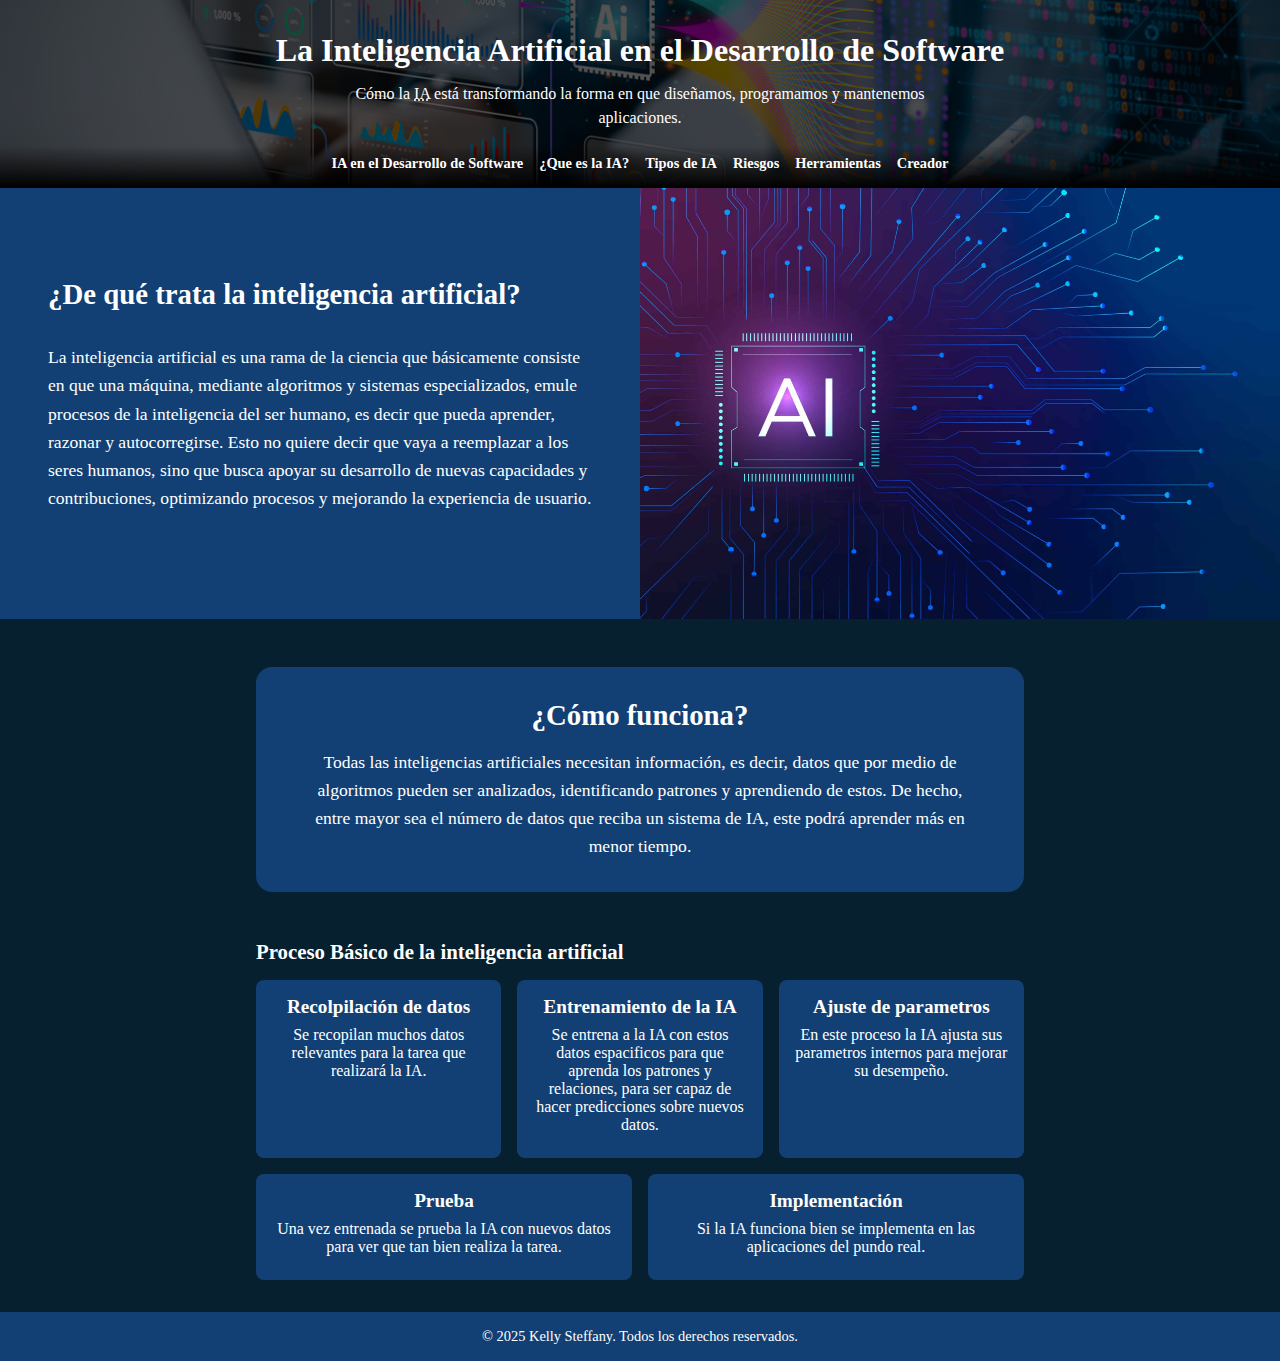
<file: Definicion.html>
<!DOCTYPE html>
<html lang="es">

<head>
  <meta charset="UTF-8">
  <meta name="viewport" content="width=device-width, initial-scale=1.0">
  <title>IA aplicada al desarrollo de software</title>
  <link rel="stylesheet" type="text/css" href="css/styles.css" href="">
</head>

<body>
  <header class="main-header">
    <div id="principalTitle">
      <h1 id="title">La Inteligencia Artificial en el Desarrollo de Software</h1>
      <p>Cómo la <abbr title="Inteligencia Artificial">IA</abbr> está transformando la forma en que diseñamos,
        programamos y mantenemos aplicaciones.</p>
    </div>
    <nav class="navbar">
      <ul>
        <li><a href="index.html">IA en el Desarrollo de Software</a></li>
        <li><a href="Definicion.html">¿Que es la IA?</a></li>
        <li><a href="TiposIA.html">Tipos de IA</a></li>
        <li><a href="Riesgos.html">Riesgos</a></li>
        <li><a href="Herramientas.html">Herramientas</a></li>
        <li><a href="Reseña.html">Creador</a></li>
      </ul>
    </nav>
  </header>

  <div class="post-B">
    <div class="lado-derecho">
      <h3>¿De qué trata la inteligencia artificial?</h3>
      <p>
        La inteligencia artificial es una rama de la ciencia que básicamente consiste en que una máquina, mediante
        algoritmos y sistemas especializados, emule procesos de la inteligencia del ser humano, es decir que pueda
        aprender, razonar y autocorregirse. Esto no quiere decir que vaya a reemplazar a los seres humanos, sino que
        busca apoyar su desarrollo de nuevas capacidades y contribuciones, optimizando procesos y mejorando la
        experiencia de usuario.
      </p>
    </div>
    <div class="lado-izquierdo">
      <img src="img/img3.jpg" alt="Que es la inteligencia Artificial">

    </div>
  </div>

  <div class="post-C">
    <h2>¿Cómo funciona?</h2>
    <p>
      Todas las inteligencias artificiales necesitan información, es decir, datos que por medio de algoritmos pueden ser
      analizados, identificando patrones y aprendiendo de estos. De hecho, entre mayor sea el número de datos que reciba
      un sistema de IA, este podrá aprender más en menor tiempo.
    </p>
  </div>

  <div class="post-D">
    <h3>Proceso Básico de la inteligencia artificial</h3>
    <div class="partes">
      <div class="parte">
        <h4>Recolpilación de datos</h4>
        <p>Se recopilan muchos datos relevantes para la tarea que realizará la IA.</p>
      </div>
      <div class="parte">
        <h4>Entrenamiento de la IA</h4>
        <p>Se entrena a la IA con estos datos espacificos para que aprenda los patrones y relaciones, para ser capaz de
          hacer predicciones sobre nuevos datos.</p>
      </div>
      <div class="parte">
        <h4>Ajuste de parametros</h4>
        <p>En este proceso la IA ajusta sus parametros internos para mejorar su desempeño.</p>
      </div>
      <div class="parte">
        <h4>Prueba</h4>
        <p>Una vez entrenada se prueba la IA con nuevos datos para ver que tan bien realiza la tarea.</p>
      </div>
      <div class="parte">
        <h4>Implementación</h4>
        <p>Si la IA funciona bien se implementa en las aplicaciones del pundo real.</p>
      </div>
    </div>
  </div>

  <footer class="main-footer">
    <p>&copy; 2025 Kelly Steffany. Todos los derechos reservados.</p>
  </footer>

</body>
</html>
</file>
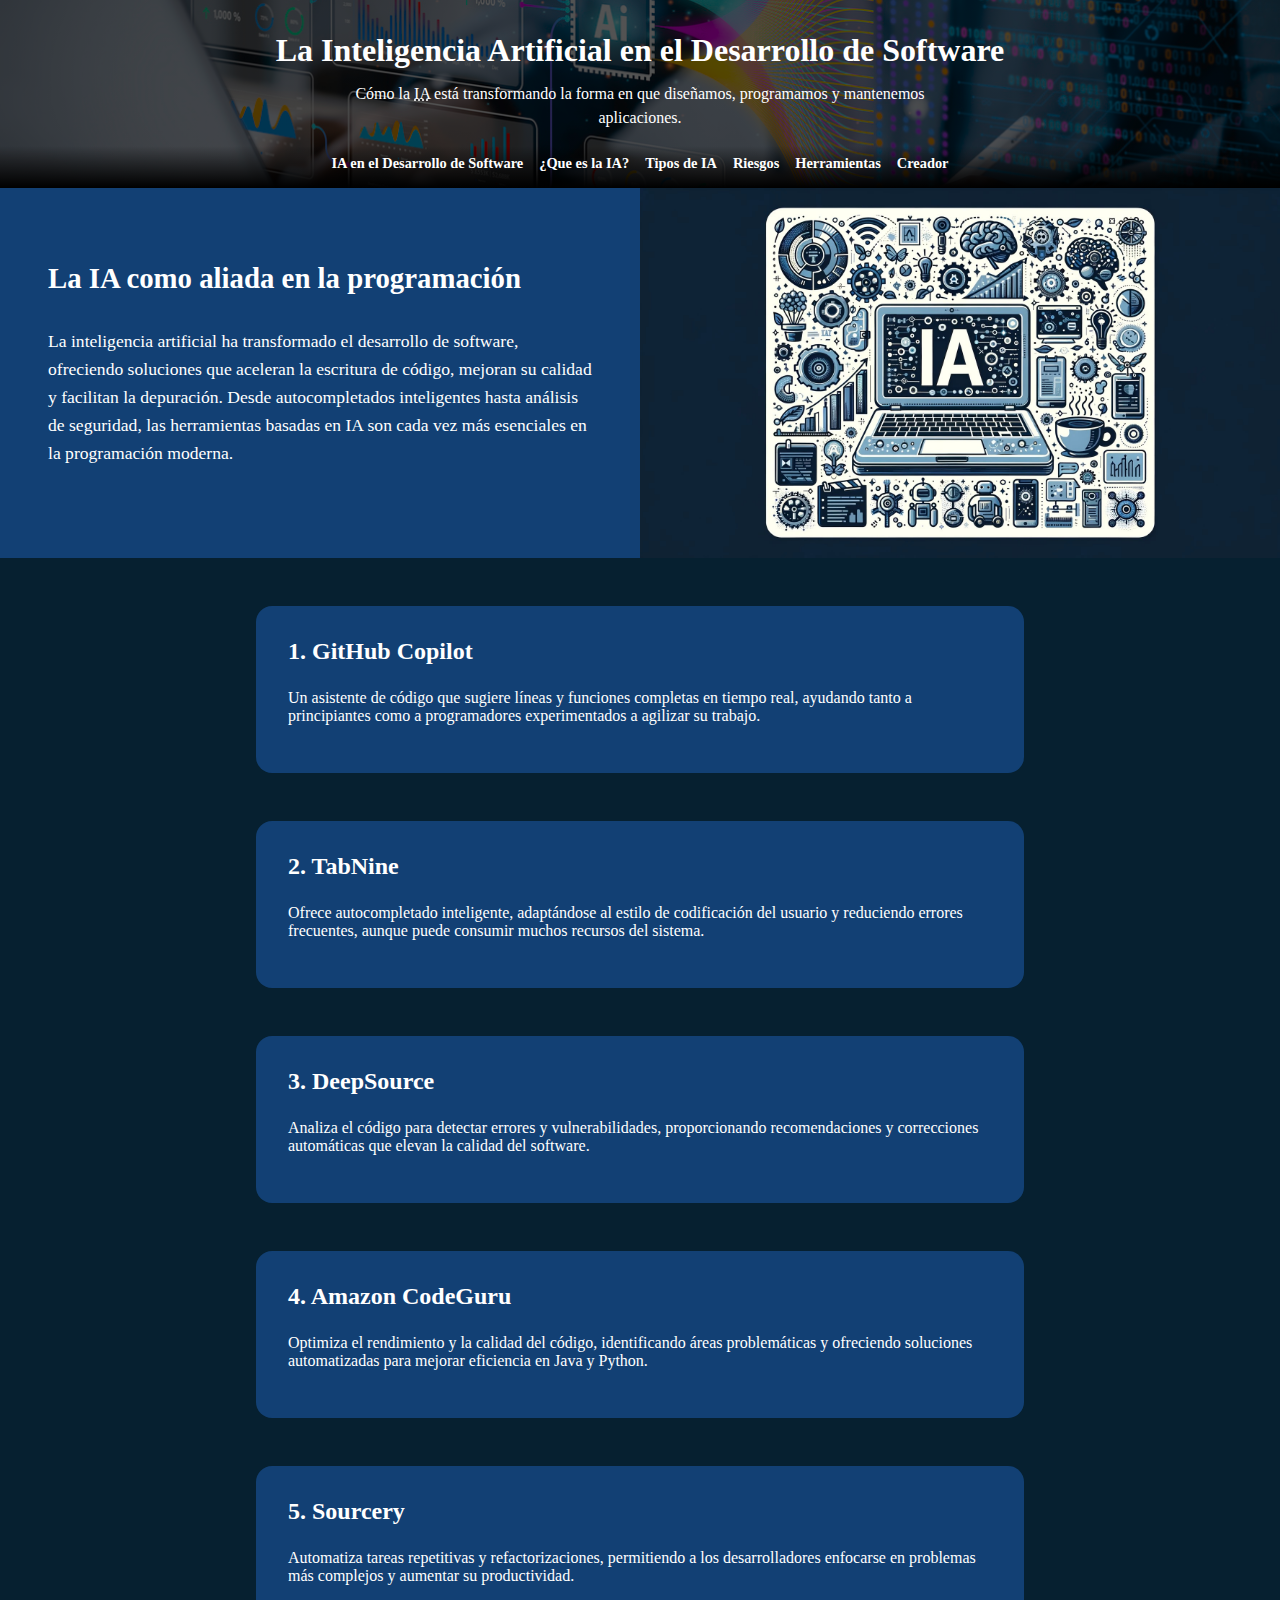
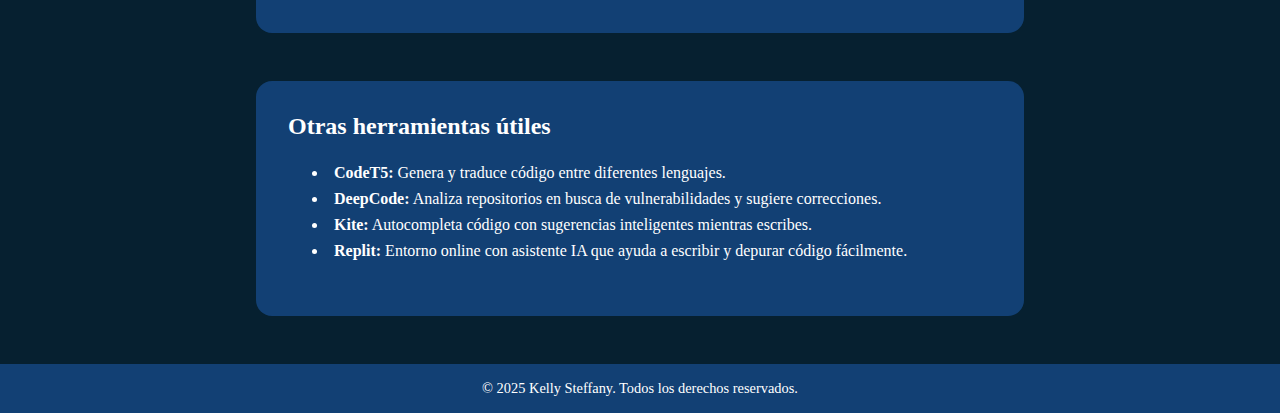
<file: Herramientas.html>
<!DOCTYPE html>
<html lang="es">

<head>
    <meta charset="UTF-8">
    <meta name="viewport" content="width=device-width, initial-scale=1.0">
    <title>IA aplicada al desarrollo de software</title>
    <link rel="stylesheet" type="text/css" href="css/styles.css" href="">
</head>

<body>
    <header class="main-header">
        <div id="principalTitle">
            <h1 id="title">La Inteligencia Artificial en el Desarrollo de Software</h1>
            <p>Cómo la <abbr title="Inteligencia Artificial">IA</abbr> está transformando la forma en que diseñamos,
                programamos y mantenemos aplicaciones.</p>
        </div>
        <nav class="navbar">
            <ul>
                <li><a href="index.html">IA en el Desarrollo de Software</a></li>
                <li><a href="Definicion.html">¿Que es la IA?</a></li>
                <li><a href="TiposIA.html">Tipos de IA</a></li>
                <li><a href="Riesgos.html">Riesgos</a></li>
                <li><a href="Herramientas.html">Herramientas</a></li>
                <li><a href="Reseña.html">Creador</a></li>
            </ul>
        </nav>
    </header>

    <div class="post-B">
        <div class="lado-derecho">
            <h3>La IA como aliada en la programación</h3>
            <p>
                La inteligencia artificial ha transformado el desarrollo de software, ofreciendo soluciones que aceleran
                la escritura de código, mejoran su calidad y facilitan la depuración. Desde autocompletados inteligentes
                hasta análisis de seguridad, las herramientas basadas en IA son cada vez más esenciales en la
                programación moderna.
            </p>
        </div>
        <div class="lado-izquierdo">
            <img src="img/imgH1.jpg" alt="Herramientas IA para programadores">
        </div>
    </div>

    <div class="post-A">
        <div class="parte-derecha">
            <h3>
                1. <a href="https://github.com/features/copilot" target="_blank">GitHub Copilot</a>
            </h3>
            <p>Un asistente de código que sugiere líneas y funciones completas en tiempo real, ayudando tanto a
                principiantes como a programadores experimentados a agilizar su trabajo.</p>
        </div>
    </div>

    <div class="post-A">
        <div class="parte-derecha">
            <h3>
                2. <a href="https://www.tabnine.com/" target="_blank">TabNine</a>
            </h3>
            <p>Ofrece autocompletado inteligente, adaptándose al estilo de codificación del usuario y reduciendo errores
                frecuentes, aunque puede consumir muchos recursos del sistema.</p>
        </div>
    </div>

    <div class="post-A">
        <div class="parte-derecha">
            <h3>
                3. <a href="https://deepsource.io/" target="_blank">DeepSource</a>
            </h3>
            <p>Analiza el código para detectar errores y vulnerabilidades, proporcionando recomendaciones y correcciones
                automáticas que elevan la calidad del software.</p>
        </div>
    </div>

    <div class="post-A">
        <div class="parte-derecha">
            <h3>
                4. <a href="https://aws.amazon.com/codeguru/" target="_blank">Amazon CodeGuru</a>
            </h3>
            <p>Optimiza el rendimiento y la calidad del código, identificando áreas problemáticas y ofreciendo
                soluciones automatizadas para mejorar eficiencia en Java y Python.</p>
        </div>
    </div>

    <div class="post-A">
        <div class="parte-derecha">
            <h3>
                5. <a href="https://sourcery.ai/" target="_blank">Sourcery</a>
            </h3>
            <p>Automatiza tareas repetitivas y refactorizaciones, permitiendo a los desarrolladores enfocarse en
                problemas más complejos y aumentar su productividad.</p>
        </div>
    </div>

    <div class="post-A">
        <div class="parte-derecha">
            <h3>Otras herramientas útiles</h3>
            <ul>
                <li><strong><a href="https://huggingface.co/docs/code-t5" target="_blank">CodeT5</a>:</strong> Genera y
                    traduce código entre diferentes lenguajes.</li>
                <li><strong><a href="https://www.deepcode.ai/" target="_blank">DeepCode</a>:</strong> Analiza
                    repositorios en busca de vulnerabilidades y sugiere correcciones.</li>
                <li><strong><a href="https://www.kite.com/" target="_blank">Kite</a>:</strong> Autocompleta código con
                    sugerencias inteligentes mientras escribes.</li>
                <li><strong><a href="https://replit.com/" target="_blank">Replit</a>:</strong> Entorno online con
                    asistente IA que ayuda a escribir y depurar código fácilmente.</li>
            </ul>
        </div>
    </div>

    <footer class="main-footer">
        <p>&copy; 2025 Kelly Steffany. Todos los derechos reservados.</p>
    </footer>

</body>
</html>
</file>
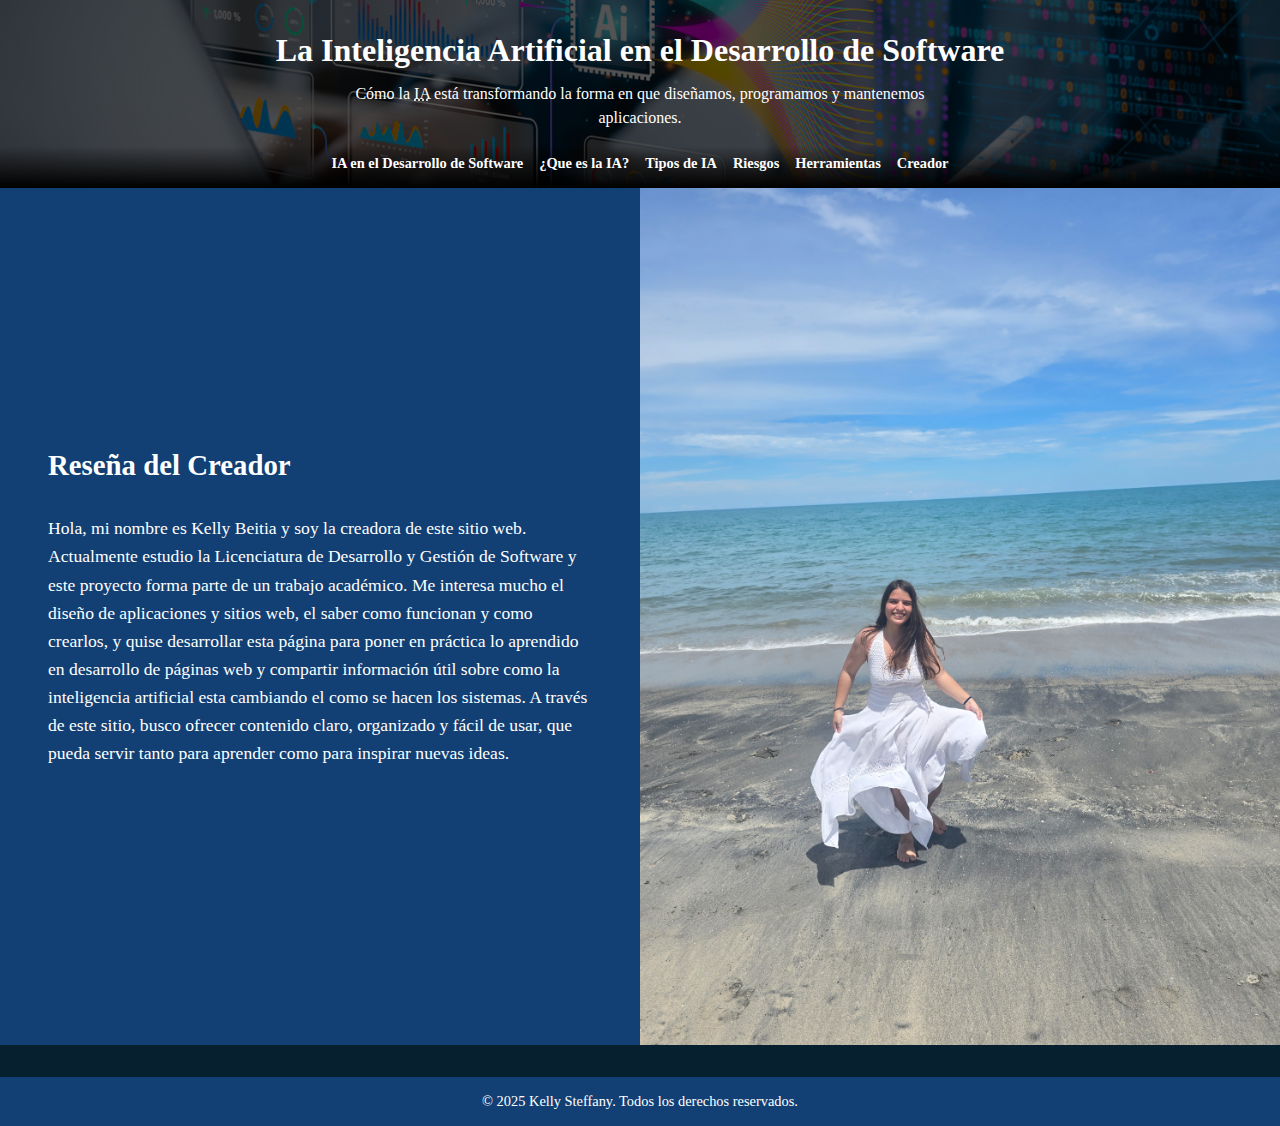
<file: Reseña.html>
<!DOCTYPE html>
<html lang="es">

<head>
    <meta charset="UTF-8">
    <meta name="viewport" content="width=device-width, initial-scale=1.0">
    <title>IA aplicada al desarrollo de software</title>
    <link rel="stylesheet" type="text/css" href="css/styles.css">
</head>

<body>
    <header class="main-header">
        <div id="principalTitle">
            <h1 id="title">La Inteligencia Artificial en el Desarrollo de Software</h1>
            <p>Cómo la <abbr title="Inteligencia Artificial">IA</abbr> está transformando la forma en que diseñamos,
                programamos y mantenemos aplicaciones.</p>
        </div>
        <nav class="navbar">
            <ul>
                <li><a href="index.html">IA en el Desarrollo de Software</a></li>
                <li><a href="Definicion.html">¿Que es la IA?</a></li>
                <li><a href="TiposIA.html">Tipos de IA</a></li>
                <li><a href="Riesgos.html">Riesgos</a></li>
                <li><a href="Herramientas.html">Herramientas</a></li>
                <li><a href="Reseña.html">Creador</a></li>
            </ul>
        </nav>
    </header>

    <div class="post-B">
        <div class="lado-derecho">
            <h3>Reseña del Creador</h3>
            <p>
                Hola, mi nombre es Kelly Beitia y soy la creadora de este sitio web. Actualmente estudio la Licenciatura
                de Desarrollo y Gestión de Software y este proyecto forma parte de un trabajo académico. Me interesa
                mucho el diseño de aplicaciones y sitios web, el saber como funcionan y como crearlos, y quise
                desarrollar esta página para poner en práctica lo aprendido en desarrollo de páginas web y compartir
                información útil sobre como la inteligencia artificial esta cambiando el como se hacen los sistemas. A
                través de este sitio, busco ofrecer contenido claro, organizado y fácil de usar, que pueda servir tanto
                para aprender como para inspirar nuevas ideas.
            </p>
        </div>
        <div class="lado-izquierdo">
            <img src="img/imgReseña.jpg" alt="Foto del creador">
        </div>
    </div>

    <footer class="main-footer">
        <p>&copy; 2025 Kelly Steffany. Todos los derechos reservados.</p>
    </footer>
</body>
</html>
</file>
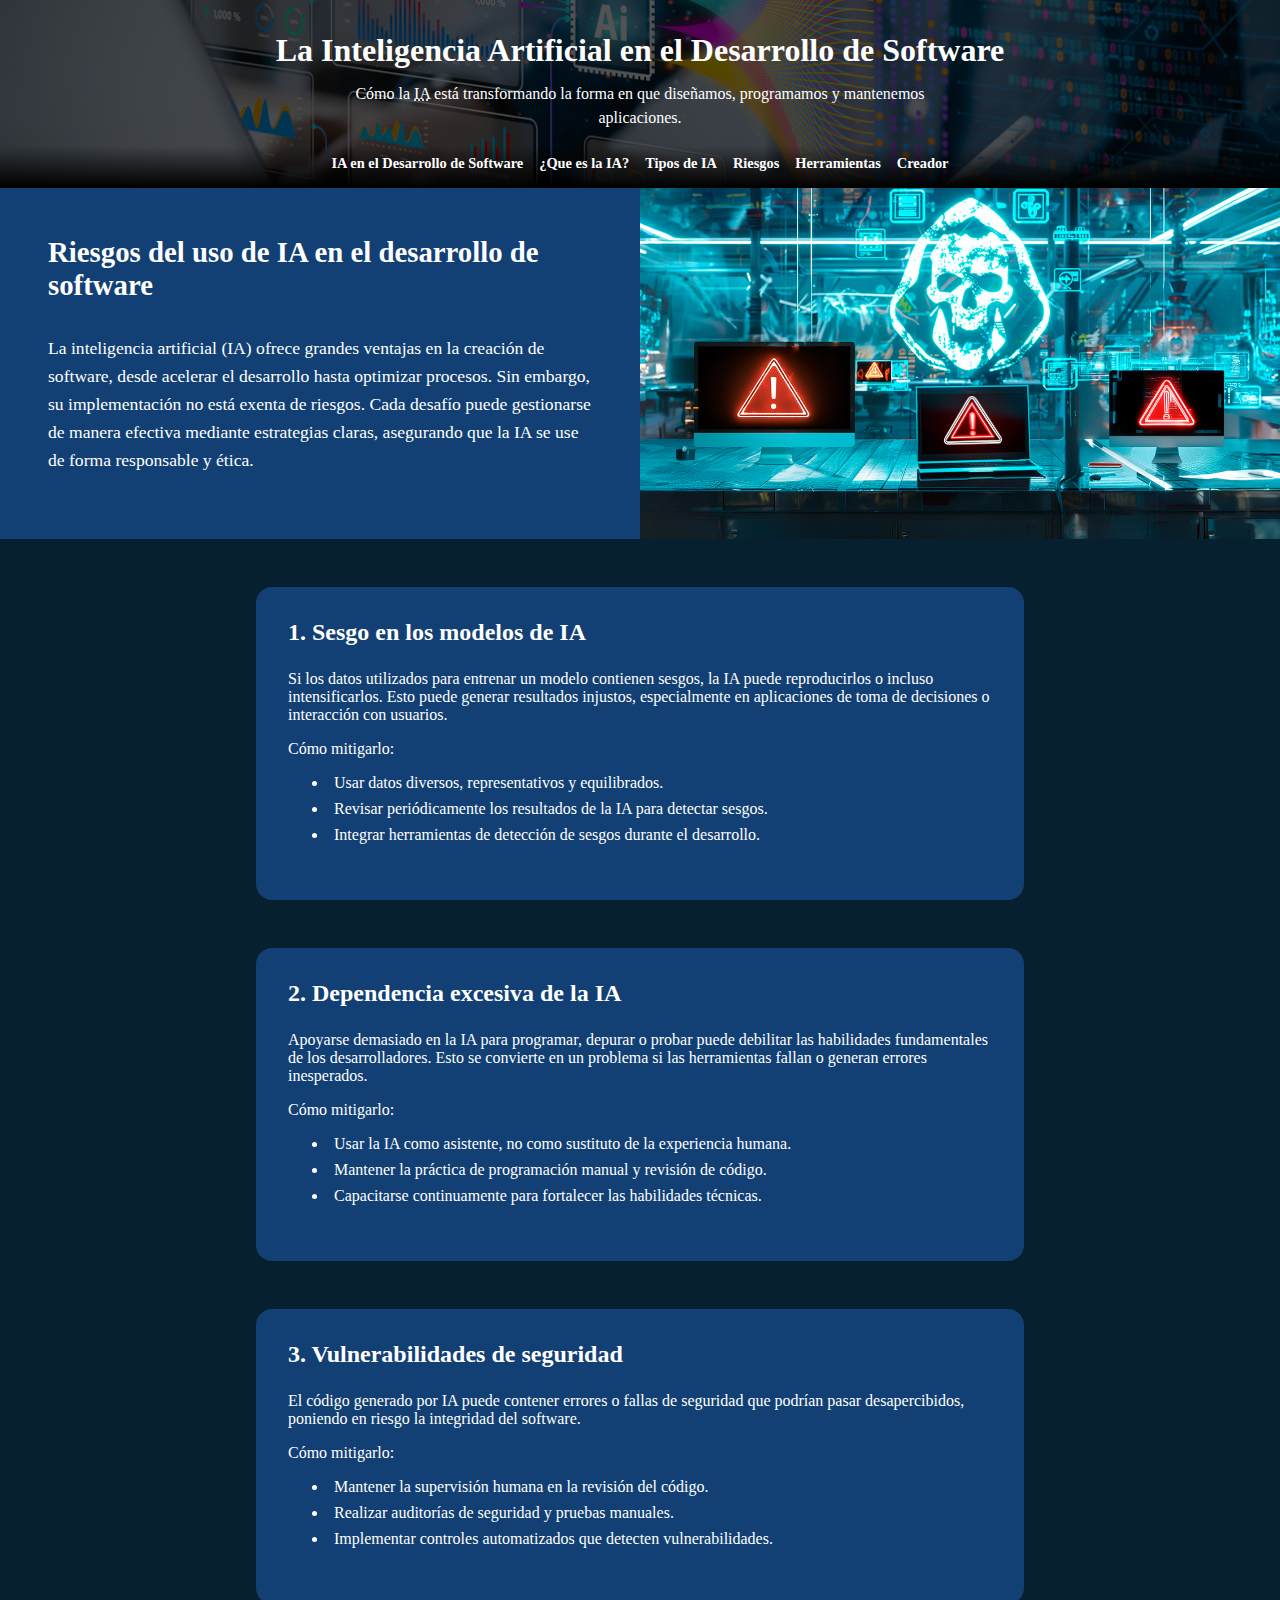
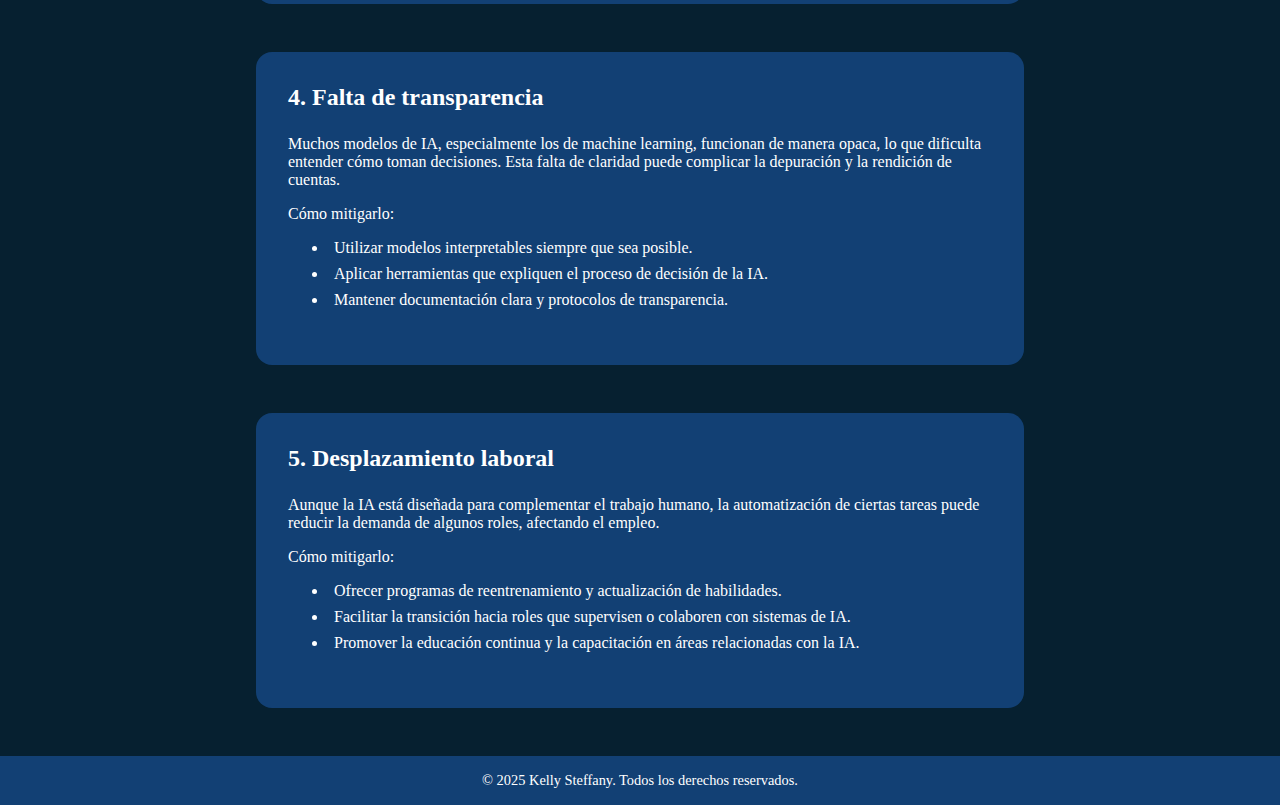
<file: Riesgos.html>
<!DOCTYPE html>
<html lang="es">

<head>
    <meta charset="UTF-8">
    <meta name="viewport" content="width=device-width, initial-scale=1.0">
    <title>IA aplicada al desarrollo de software</title>
    <link rel="stylesheet" type="text/css" href="css/styles.css">
</head>

<body>
    <header class="main-header">
        <div id="principalTitle">
            <h1 id="title">La Inteligencia Artificial en el Desarrollo de Software</h1>
            <p>Cómo la <abbr title="Inteligencia Artificial">IA</abbr> está transformando la forma en que diseñamos,
                programamos y mantenemos aplicaciones.</p>
        </div>
        <nav class="navbar">
            <ul>
                <li><a href="index.html">IA en el Desarrollo de Software</a></li>
                <li><a href="Definicion.html">¿Que es la IA?</a></li>
                <li><a href="TiposIA.html">Tipos de IA</a></li>
                <li><a href="Riesgos.html">Riesgos</a></li>
                <li><a href="Herramientas.html">Herramientas</a></li>
                <li><a href="Reseña.html">Creador</a></li>
            </ul>
        </nav>
    </header>

    <div class="post-B">
        <div class="lado-derecho">
            <h3>Riesgos del uso de IA en el desarrollo de software</h3>
            <p>
                La inteligencia artificial (IA) ofrece grandes ventajas en la creación de software, desde acelerar el
                desarrollo hasta optimizar procesos. Sin embargo, su implementación no está exenta de riesgos. Cada
                desafío puede gestionarse de manera efectiva mediante estrategias claras, asegurando que la IA se use de
                forma responsable y ética.
            </p>
        </div>
        <div class="lado-izquierdo">
            <img src="img/imgR1.jpg" alt="Riesgos del uso de IA en el desarrollo de software">
        </div>
    </div>

    <div class="post-A">
        <div class="parte-derecha">
            <h3>1. Sesgo en los modelos de IA</h3>
            <p>Si los datos utilizados para entrenar un modelo contienen sesgos, la IA puede reproducirlos o incluso
                intensificarlos. Esto puede generar resultados injustos, especialmente en aplicaciones de toma de
                decisiones o interacción con usuarios.</p>
            <p>Cómo mitigarlo:</p>
            <ul>
                <li>Usar datos diversos, representativos y equilibrados.</li>
                <li>Revisar periódicamente los resultados de la IA para detectar sesgos.</li>
                <li>Integrar herramientas de detección de sesgos durante el desarrollo.</li>
            </ul>
        </div>
    </div>

    <div class="post-A">
        <div class="parte-derecha">
            <h3>2. Dependencia excesiva de la IA</h3>
            <p>Apoyarse demasiado en la IA para programar, depurar o probar puede debilitar las habilidades
                fundamentales de los desarrolladores. Esto se convierte en un problema si las herramientas fallan o
                generan errores inesperados.</p>
            <p>Cómo mitigarlo:</p>
            <ul>
                <li>Usar la IA como asistente, no como sustituto de la experiencia humana.</li>
                <li>Mantener la práctica de programación manual y revisión de código.</li>
                <li>Capacitarse continuamente para fortalecer las habilidades técnicas.</li>
            </ul>
        </div>
    </div>

    <div class="post-A">
        <div class="parte-derecha">
            <h3>3. Vulnerabilidades de seguridad</h3>
            <p>El código generado por IA puede contener errores o fallas de seguridad que podrían pasar desapercibidos,
                poniendo en riesgo la integridad del software.</p>
            <p>Cómo mitigarlo:</p>
            <ul>
                <li>Mantener la supervisión humana en la revisión del código.</li>
                <li>Realizar auditorías de seguridad y pruebas manuales.</li>
                <li>Implementar controles automatizados que detecten vulnerabilidades.</li>
            </ul>
        </div>
    </div>

    <div class="post-A">
        <div class="parte-derecha">
            <h3>4. Falta de transparencia</h3>
            <p>Muchos modelos de IA, especialmente los de machine learning, funcionan de manera opaca, lo que dificulta
                entender cómo toman decisiones. Esta falta de claridad puede complicar la depuración y la rendición de
                cuentas.</p>
            <p>Cómo mitigarlo:</p>
            <ul>
                <li>Utilizar modelos interpretables siempre que sea posible.</li>
                <li>Aplicar herramientas que expliquen el proceso de decisión de la IA.</li>
                <li>Mantener documentación clara y protocolos de transparencia.</li>
            </ul>
        </div>
    </div>

    <div class="post-A">
        <div class="parte-derecha">
            <h3>5. Desplazamiento laboral</h3>
            <p>Aunque la IA está diseñada para complementar el trabajo humano, la automatización de ciertas tareas puede
                reducir la demanda de algunos roles, afectando el empleo.</p>
            <p>Cómo mitigarlo:</p>
            <ul>
                <li>Ofrecer programas de reentrenamiento y actualización de habilidades.</li>
                <li>Facilitar la transición hacia roles que supervisen o colaboren con sistemas de IA.</li>
                <li>Promover la educación continua y la capacitación en áreas relacionadas con la IA.</li>
            </ul>
        </div>
    </div>

    <footer class="main-footer">
        <p>&copy; 2025 Kelly Steffany. Todos los derechos reservados.</p>
    </footer>

</body>
</html>
</file>
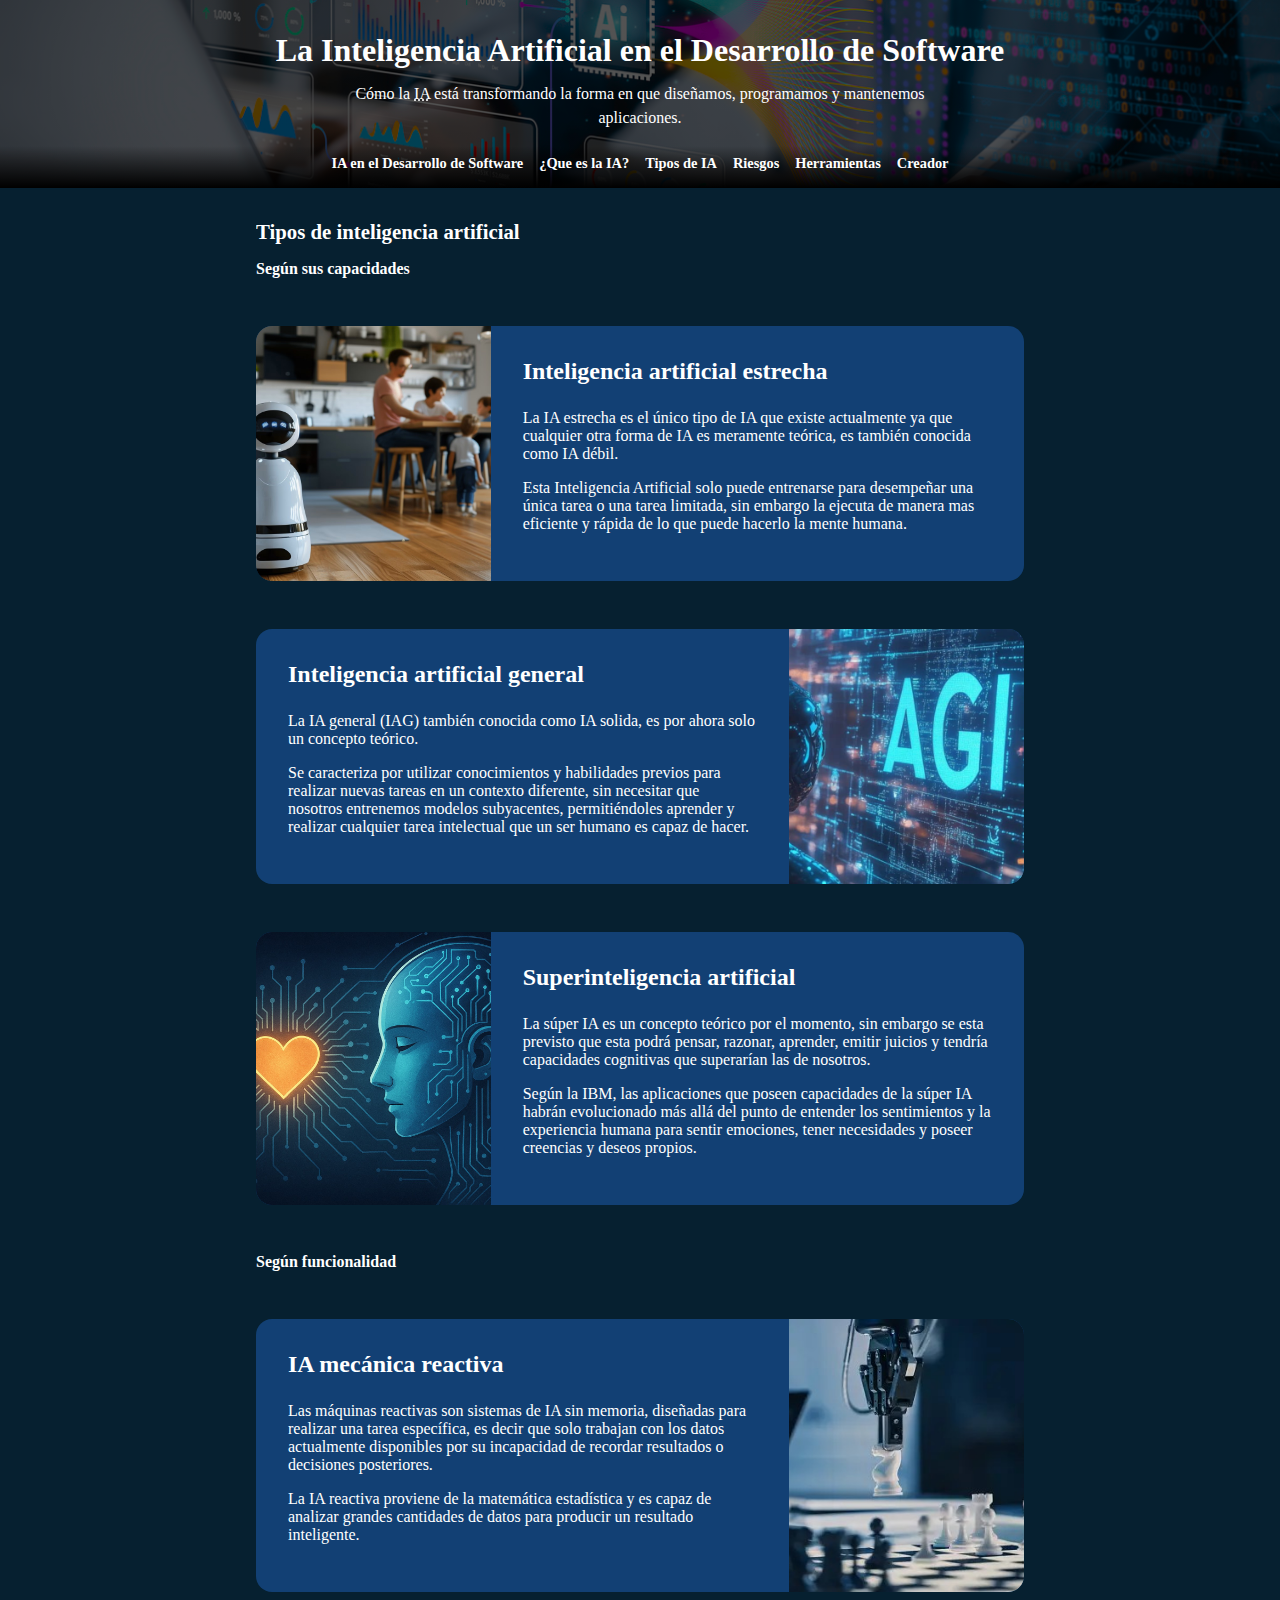
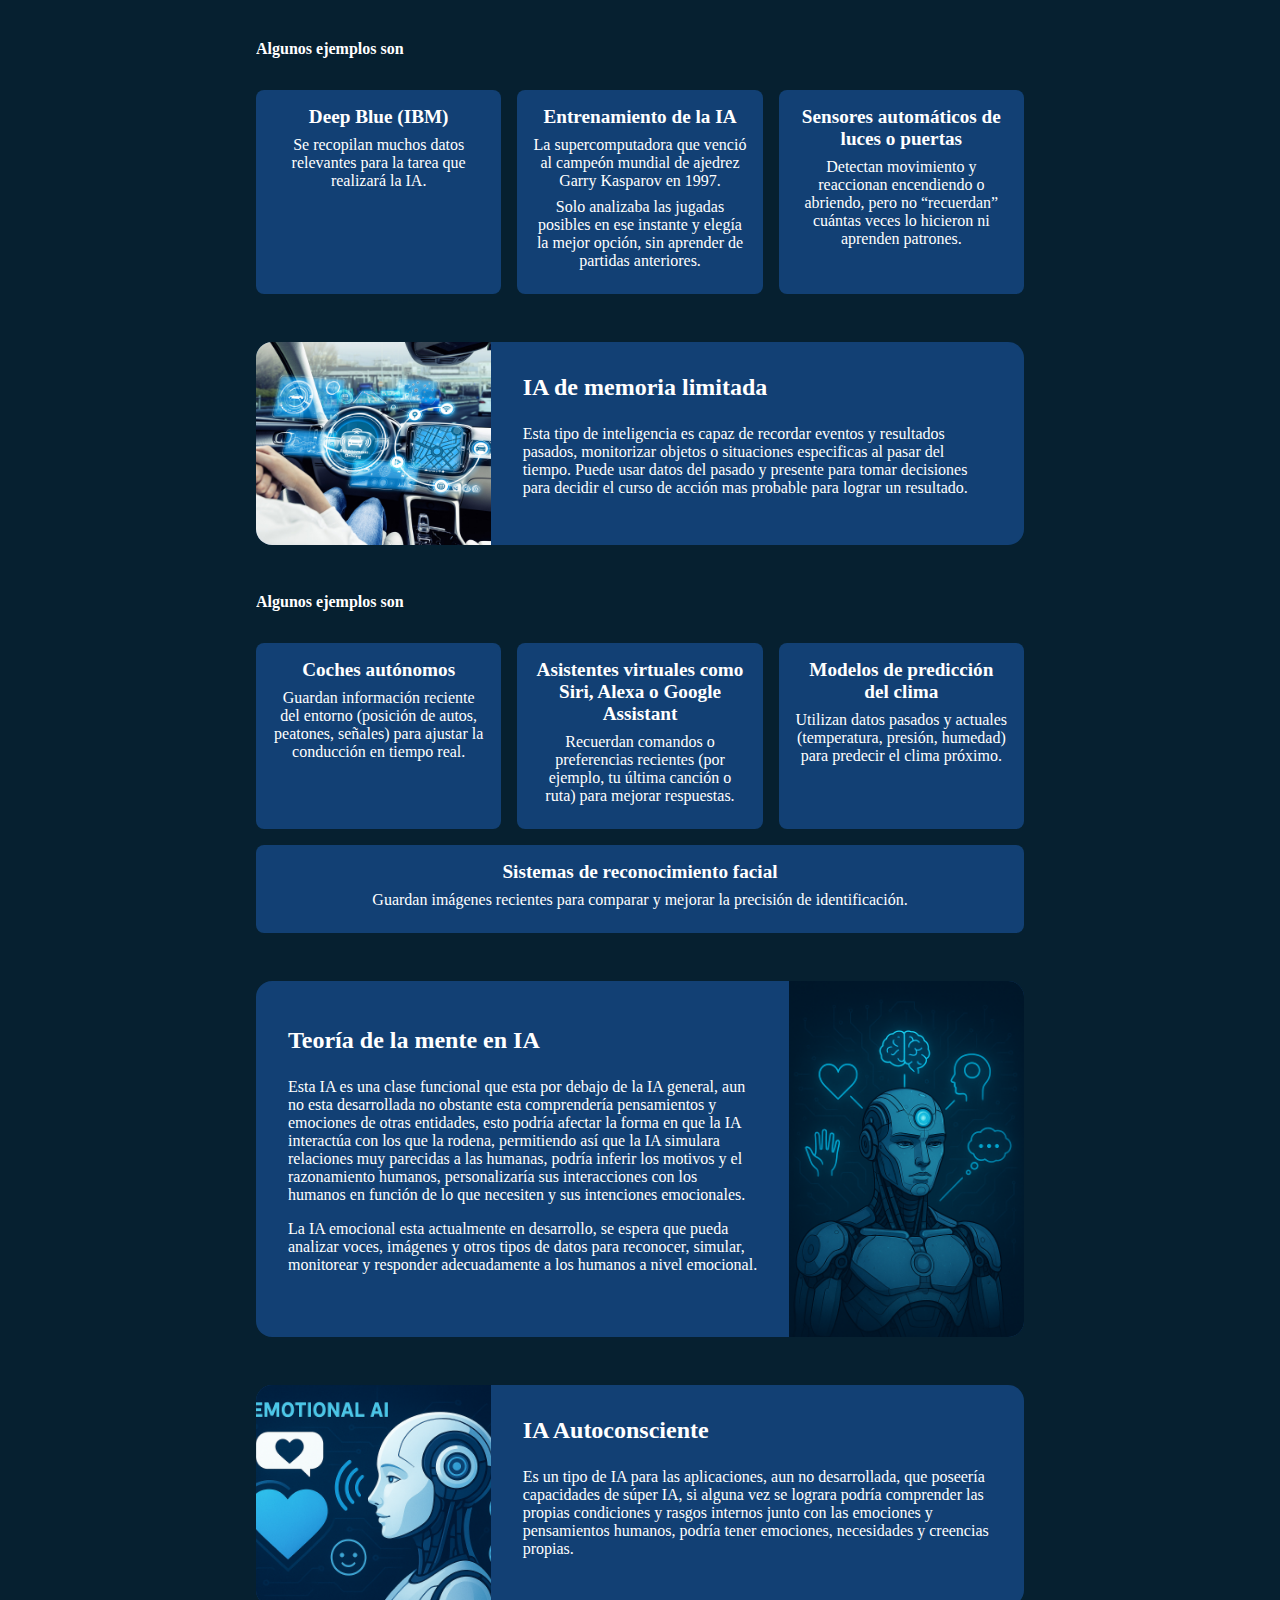
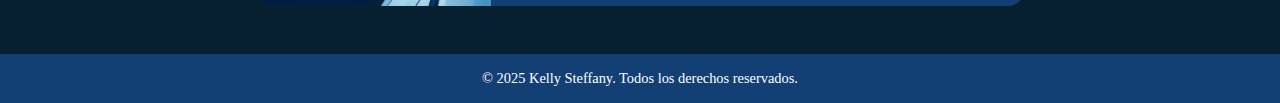
<file: TiposIA.html>
<!DOCTYPE html>
<html lang="es">

<head>
  <meta charset="UTF-8">
  <meta name="viewport" content="width=device-width, initial-scale=1.0">
  <title>IA aplicada al desarrollo de software</title>
  <link rel="stylesheet" type="text/css" href="css/styles.css" href="">
</head>

<body>
  <header class="main-header">
    <div id="principalTitle">
      <h1 id="title">La Inteligencia Artificial en el Desarrollo de Software</h1>
      <p>Cómo la <abbr title="Inteligencia Artificial">IA</abbr> está transformando la forma en que diseñamos,
        programamos y mantenemos aplicaciones.</p>
    </div>
    <nav class="navbar">
      <ul>
        <li><a href="index.html">IA en el Desarrollo de Software</a></li>
        <li><a href="Definicion.html">¿Que es la IA?</a></li>
        <li><a href="TiposIA.html">Tipos de IA</a></li>
        <li><a href="Riesgos.html">Riesgos</a></li>
        <li><a href="Herramientas.html">Herramientas</a></li>
        <li><a href="Reseña.html">Creador</a></li>
      </ul>
    </nav>
  </header>

  <div class="Subtitle">
    <h3>Tipos de inteligencia artificial</h3>
    <h4>Según sus capacidades</h4>
  </div>
  <div class="post-A">
    <div class="parte-izquierda">
      <img src="img/imgT1.jpg" alt="IA Débil">
    </div>
    <div class="parte-derecha">
      <h3>Inteligencia artificial estrecha</h3>
      <p>
        La IA estrecha es el único tipo de IA que existe actualmente ya que cualquier otra forma de IA es meramente
        teórica, es también conocida como IA débil.
      </p>
      <p>
        Esta Inteligencia Artificial solo puede entrenarse para desempeñar una única tarea o una tarea limitada, sin
        embargo la ejecuta de manera mas eficiente y rápida de lo que puede hacerlo la mente humana.
      </p>
    </div>

  </div>

  <div class="post-A">
    <div class="parte-derecha">
      <h3>Inteligencia artificial general</h3>
      <p>La IA general (IAG) también conocida como IA solida, es por ahora solo un concepto teórico.</p>
      <p>Se caracteriza por utilizar conocimientos y habilidades previos para realizar nuevas tareas en un contexto
        diferente, sin necesitar que nosotros entrenemos modelos subyacentes, permitiéndoles aprender y realizar
        cualquier tarea intelectual que un ser humano es capaz de hacer.</p>
    </div>
    <div class="parte-izquierda">
      <img src="img/imgT2.jpg" alt="Inteligencia artificial general">
    </div>
  </div>

  <div class="post-A">
    <div class="parte-izquierda">
      <img src="img/imgT3.jpg" alt="Superinteligencia artificial">
    </div>
    <div class="parte-derecha">
      <h3>Superinteligencia artificial</h3>
      <p>La súper IA es un concepto teórico por el momento, sin embargo se esta previsto que esta podrá pensar, razonar,
        aprender, emitir juicios y tendría capacidades cognitivas que superarían las de nosotros.</p>
      <p>Según la IBM, las aplicaciones que poseen capacidades de la súper IA habrán evolucionado más allá del punto de
        entender los sentimientos y la experiencia humana para sentir emociones, tener necesidades y poseer creencias y
        deseos propios.</p>
    </div>
  </div>

  <div class="Subtitle">
    <h4>Según funcionalidad</h4>
  </div>

  <div class="post-A">
    <div class="parte-derecha">
      <h3>IA mecánica reactiva</h3>
      <p>Las máquinas reactivas son sistemas de IA sin memoria, diseñadas para realizar una tarea específica, es decir
        que solo trabajan con los datos actualmente disponibles por su incapacidad de recordar resultados o decisiones
        posteriores.</p>
      <p>La IA reactiva proviene de la matemática estadística y es capaz de analizar grandes cantidades de datos para
        producir un resultado inteligente.</p>
    </div>
    <div class="parte-izquierda">
      <img src="img/imgT4.jpg" alt="IA mecánica reactiva">
    </div>
  </div>
  <div class="Subtitle">
    <h4>Algunos ejemplos son</h4>
  </div>
  <div class="post-D">
    <div class="partes">
      <div class="parte">
        <h4>Deep Blue (IBM)</h4>
        <p>Se recopilan muchos datos relevantes para la tarea que realizará la IA.</p>
      </div>
      <div class="parte">
        <h4>Entrenamiento de la IA</h4>
        <p>La supercomputadora que venció al campeón mundial de ajedrez Garry Kasparov en 1997.</p>
        <p>Solo analizaba las jugadas posibles en ese instante y elegía la mejor opción, sin aprender de partidas
          anteriores.</p>
      </div>
      <div class="parte">
        <h4>Sensores automáticos de luces o puertas</h4>
        <p>Detectan movimiento y reaccionan encendiendo o abriendo, pero no “recuerdan” cuántas veces lo hicieron ni
          aprenden patrones.</p>
      </div>
    </div>
  </div>

  <div class="post-A">
    <div class="parte-izquierda">
      <img src="img/imgT5.jpg" alt="IA de memoria limitada">
    </div>
    <div class="parte-derecha">
      <h3>IA de memoria limitada</h3>
      <p>Esta tipo de inteligencia es capaz de recordar eventos y resultados pasados, monitorizar objetos o situaciones
        especificas al pasar del tiempo. Puede usar datos del pasado y presente para tomar decisiones para decidir el
        curso de acción mas probable para lograr un resultado.</p>
    </div>
  </div>

  <div class="Subtitle">
    <h4>Algunos ejemplos son</h4>
  </div>
  <div class="post-D">
    <div class="partes">
      <div class="parte">
        <h4>Coches autónomos</h4>
        <p>Guardan información reciente del entorno (posición de autos, peatones, señales) para ajustar la conducción en
          tiempo real.</p>
      </div>
      <div class="parte">
        <h4>Asistentes virtuales como Siri, Alexa o Google Assistant</h4>
        <p>Recuerdan comandos o preferencias recientes (por ejemplo, tu última canción o ruta) para mejorar respuestas.
        </p>

      </div>
      <div class="parte">
        <h4>Modelos de predicción del clima</h4>
        <p>Utilizan datos pasados y actuales (temperatura, presión, humedad) para predecir el clima próximo.</p>
      </div>
      <div class="parte">
        <h4>Sistemas de reconocimiento facial</h4>
        <p>Guardan imágenes recientes para comparar y mejorar la precisión de identificación.</p>
      </div>
    </div>
  </div>

  <div class="post-A">
    <div class="parte-derecha">
      <h3>Teoría de la mente en IA</h3>
      <p>Esta IA es una clase funcional que esta por debajo de la IA general, aun no esta desarrollada no obstante esta
        comprendería pensamientos y emociones de otras entidades, esto podría afectar la forma en que la IA interactúa
        con los que la rodena, permitiendo así que la IA simulara relaciones muy parecidas a las humanas, podría inferir
        los motivos y el razonamiento humanos, personalizaría sus interacciones con los humanos en función de lo que
        necesiten y sus intenciones emocionales.</p>
      <p>La IA emocional esta actualmente en desarrollo, se espera que pueda analizar voces, imágenes y otros tipos de
        datos para reconocer, simular, monitorear y responder adecuadamente a los humanos a nivel emocional.</p>
    </div>
    <div class="parte-izquierda">
      <img src="img/imgT6.jpg" alt="Teoría de la mente en IA">
    </div>
  </div>

  <div class="post-A">
    <div class="parte-izquierda">
      <img src="img/imgT7.jpg" alt="IA Autoconsciente">
    </div>
    <div class="parte-derecha">
      <h3>IA Autoconsciente</h3>
      <p>Es un tipo de IA para las aplicaciones, aun no desarrollada, que poseería capacidades de súper IA, si alguna
        vez se lograra podría comprender las propias condiciones y rasgos internos junto con las emociones y
        pensamientos humanos, podría tener emociones, necesidades y creencias propias.</p>
    </div>
  </div>

  <footer class="main-footer">
    <p>&copy; 2025 Kelly Steffany. Todos los derechos reservados.</p>
  </footer>

</body>
</html>
</file>
<file: css/styles.css>
/* ----------------------- RESET Y BASE ----------------------- */
* {
  margin: 0;
  padding: 0;
  box-sizing: border-box;
}

body {
  font-family: Georgia, Cambria, Cochin, Times, 'Times New Roman', serif;
  background-color: #062030;
  color: white;
  font-size: clamp(0.9rem, 1.5vw, 1rem);
}

ul {
  padding-left: 1.5rem;
  margin: 0 0 1rem 0;
}

li {
  margin-bottom: 0.5rem;
  list-style-position: inside;
  font-size: clamp(0.85rem, 1.5vw, 1rem);
}

.Subtitle {
  width: 60%;
  min-width: 45rem;
  overflow: hidden;
  margin: 2rem auto;
}

.Subtitle h3 {
  font-size: clamp(1rem, 2vw, 1.3rem);
  padding-bottom: 1rem;
}

/* ----------------------- HEADER ----------------------- */
header.main-header {
  background: radial-gradient(circle at center, rgba(0, 0, 0, 0.674) 40%, rgba(0,0,0,0.7) 100%),
              url("../img/img1.jpg") center / cover no-repeat;
  color: white;
  display: flex;
  flex-direction: column;
  justify-content: flex-start;
  align-items: center;
  padding-top: 1rem;
  text-align: center;
}

/* ----------------------- NAVBAR ----------------------- */
.navbar {
  width: 100%;
  background: linear-gradient(to top, rgb(0, 0, 0), rgba(0, 0, 0, 0));
  display: flex;
  justify-content: center;
  padding: 0.5rem 0;
}

.navbar ul {
  list-style: none;
  display: flex;
  flex-wrap: wrap;
  justify-content: center;
  gap: 1rem;
  padding: 0;
  margin: 0;
}

.navbar a {
  color: white;
  text-decoration: none;
  font-weight: bold;
  font-size: clamp(0.8rem, 1.5vw, 0.9rem);
  position: relative;
}

.navbar a::after {
  content: "";
  position: absolute;
  width: 0;
  height: 2px;
  left: 0;
  bottom: -2px;
  background-color: #00aaff;
  transition: width 0.3s ease;
}

.navbar a:hover::after {
  width: 100%;
}

/* ----------------------- TÍTULO PRINCIPAL ----------------------- */
#principalTitle {
  text-align: center;
  margin: 1rem 0;
}

#principalTitle h1,
#principalTitle p {
  margin: 0;
}

#principalTitle h1 {
  font-size: clamp(1.5rem, 5vw, 2rem);
  padding-bottom: 0.8rem;
}

#principalTitle p {
  font-size: clamp(0.9rem, 2.5vw, 1rem);
  max-width: 80%;
  margin: 0 auto;
  line-height: 1.5;
}

/* ----------------------- POST A ----------------------- */
.post-A {
  display: flex;
  width: 60%;
  min-width: 45rem;
  overflow: hidden;
  border-radius: 1rem;
  margin: 3rem auto;
  background-color: rgb(18, 64, 116);
}

.post-A .parte-derecha {
  flex: 1;
  padding: 2rem;
  display: flex;
  flex-direction: column;
  justify-content: center;
}

.post-A .parte-izquierda {
  flex: 0.5;
  position: relative;
}

.post-A .parte-izquierda img {
  width: 100%;
  height: 100%;
  object-fit: cover;
}

.post-A h3 {
  font-size: clamp(1.2rem, 2.5vw, 1.5rem);
  padding-bottom: 1.5rem;
}

.post-A p {
  font-size: clamp(0.9rem, 1.8vw, 1rem);
  padding-bottom: 1rem;
}

.post-A a {
  color: inherit;
  text-decoration: none;
}

.post-A a:hover {
  color: #0077cc;
  text-decoration: underline;
}

/* ----------------------- POST B ----------------------- */
.post-B {
  display: grid;
  grid-template-columns: 1fr 1fr;
  width: 100%;
  background-color: rgb(18, 64, 116);
  margin-bottom: 2%;
  overflow: hidden;
}

.post-B .lado-derecho {
  padding: 3rem;
  display: flex;
  flex-direction: column;
  justify-content: center;
  color: white;
  text-align: left;
}

.post-B .lado-izquierdo {
  position: relative;
}

.post-B .lado-izquierdo img {
  width: 100%;
  height: 100%;
  object-fit: cover;
}

.post-B .lado-derecho h3 {
  font-size: clamp(1.3rem, 3vw, 1.8rem);
  margin-bottom: 2rem;
}

.post-B .lado-derecho p {
  font-size: clamp(0.95rem, 2vw, 1.1rem);
  line-height: 1.6;
  margin-bottom: 1rem;
}

/* ----------------------- POST C ----------------------- */
.post-C {
  display: block;
  width: 60%;
  min-width: 45rem;
  max-width: 60%;
  margin: 3rem auto;
  padding: 2rem 3rem;
  border-radius: 1rem;
  background-color: rgb(18, 64, 116);
  text-align: center;
}

.post-C h2 {
  font-size: clamp(1.3rem, 3vw, 1.8rem);
  margin-bottom: 1rem;
}

.post-C p {
  font-size: clamp(0.95rem, 2vw, 1.1rem);
  line-height: 1.6;
}

/* ----------------------- POST D ----------------------- */
.post-D {
  display: block;
  justify-content: center;
  align-items: center;
  width: 60%;
  min-width: 45rem;
  margin: 1rem auto;
}

.post-D .partes {
  display: flex;
  flex-wrap: wrap;
  gap: 1rem;
}

.post-D .partes > div.parte {
  flex: 1 1 200px;
  background-color: rgb(18, 64, 116);
  border-radius: 0.5rem;
  color: white;
  text-align: center;
  box-sizing: border-box;
  padding: 1rem;
  overflow: hidden;
}

.post-D .parte-con-img {
  flex: 1 1 200px;
  display: flex;
  flex-direction: column;
  background-color: rgb(18, 64, 116);
  border-radius: 0.5rem;
  color: white;
  text-align: center;
  box-sizing: border-box;
  overflow: hidden;
}

.post-D .parte-con-img .parte-img {
  width: 100%;
  height: 180px;
  overflow: hidden;
}

.post-D .parte-con-img .parte-img img {
  width: 100%;
  height: 100%;
  object-fit: cover;
  display: block;
}

.post-D .parte-con-img .contenido {
  padding: 1rem;
}

.post-D h3 {
  font-size: clamp(1.1rem, 2.5vw, 1.3rem);
  margin-bottom: 1rem;
}

.post-D h4 {
  font-size: clamp(1rem, 2vw, 1.2rem);
  margin-bottom: 0.5rem;
}

.post-D p {
  font-size: clamp(0.9rem, 1.8vw, 1rem);
  margin-bottom: 0.5rem;
}

/* ----------------------- FOOTER ----------------------- */
.main-footer {
  background-color: rgb(18, 64, 116);
  color: white;
  text-align: center;
  padding: 1rem;
  margin-top: 2rem;
  font-size: clamp(0.8rem, 1.5vw, 0.9rem);
}

/* ----------------------- RESPONSIVE ----------------------- */
@media (max-width: 768px) {

  /* Header principal */
  #principalTitle {
    padding: 0 1rem;
  }

  /* Subtitle */
  .Subtitle {
    padding: 0 1rem;
    width: 90%;
    min-width: 0;
    margin: 2rem auto;
  }

  /* Post A, C, D móvil */
  .post-A,
  .post-C,
  .post-D {
    flex-direction: column;
    width: 90%;
    min-width: 0;
    margin: 1rem auto;
  }

  /* Post B móvil */
  .post-B {
    grid-template-columns: 1fr;
  }

  .post-B .lado-izquierdo img {
    height: auto;
  }

  .post-B .lado-derecho {
    padding: 2rem;
    justify-content: flex-start;
  }

  /* Títulos principales móviles */
  #principalTitle h1 {
    font-size: clamp(1.3rem, 5vw, 1.5rem);
  }

  #principalTitle p {
    font-size: clamp(0.85rem, 2.5vw, 0.9rem);
    max-width: 90%;
  }
}
</file>
